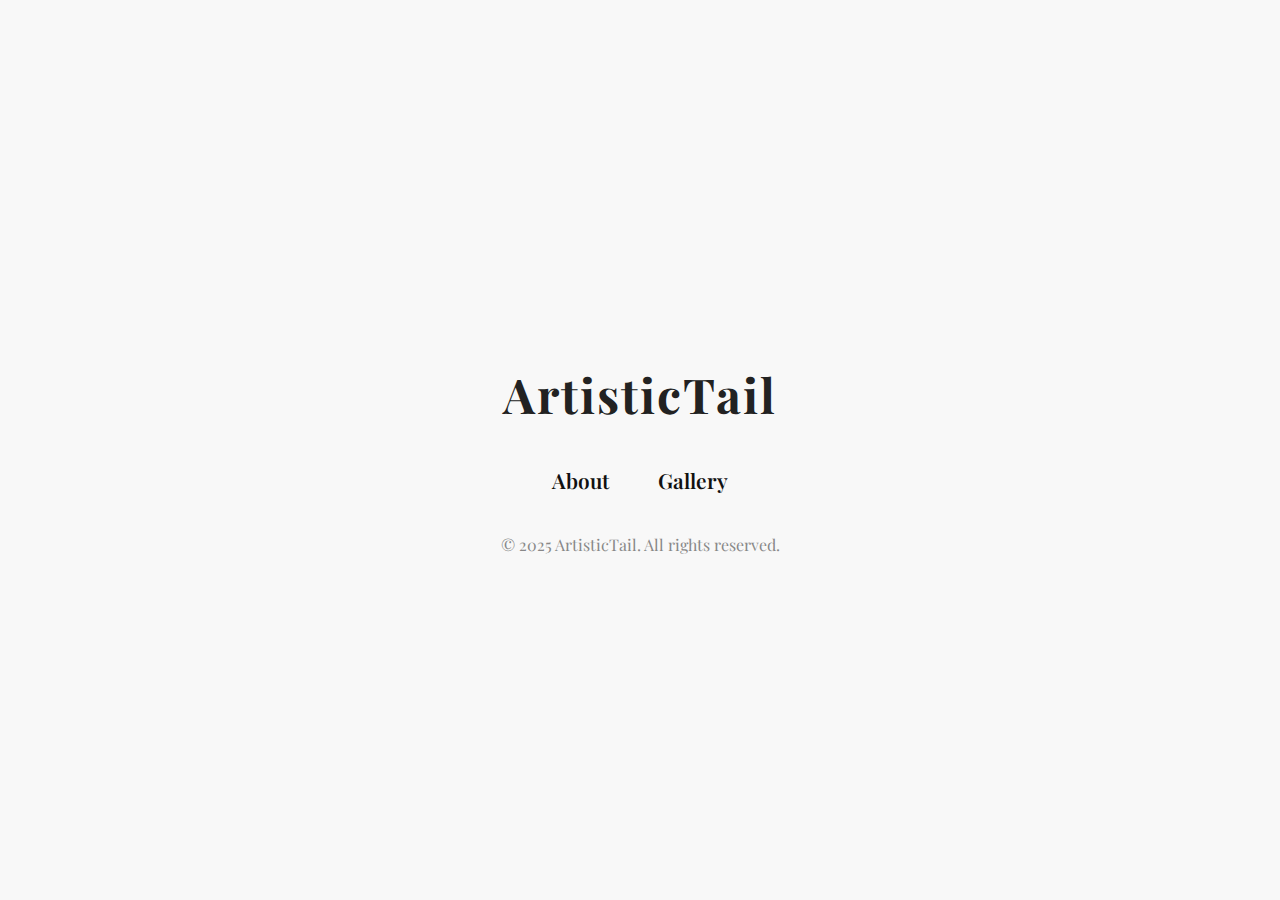
<file: index.html>
<!DOCTYPE html>
<html lang="en">
<head>
  <meta charset="UTF-8">
  <meta name="viewport" content="width=device-width, initial-scale=1.0">
  <title>ArtisticTail</title>
  <link rel="stylesheet" href="index.css">
  <link rel="stylesheet" href="style.css">
</head>
<body>
  <div class="fullscreen-home">
    <h1>ArtisticTail</h1>
    <nav class="home-nav">
      <a href="about/" class="animated-underline-black">About</a>
      <a href="gallery/" class="animated-underline-black">Gallery</a>
    </nav>
    <footer style="text-align:center; padding:2rem 0 1rem 0; color:#888;">
        &copy; 2025 ArtisticTail. All rights reserved.
    </footer>
  </div>
</body>
</html>
</file>
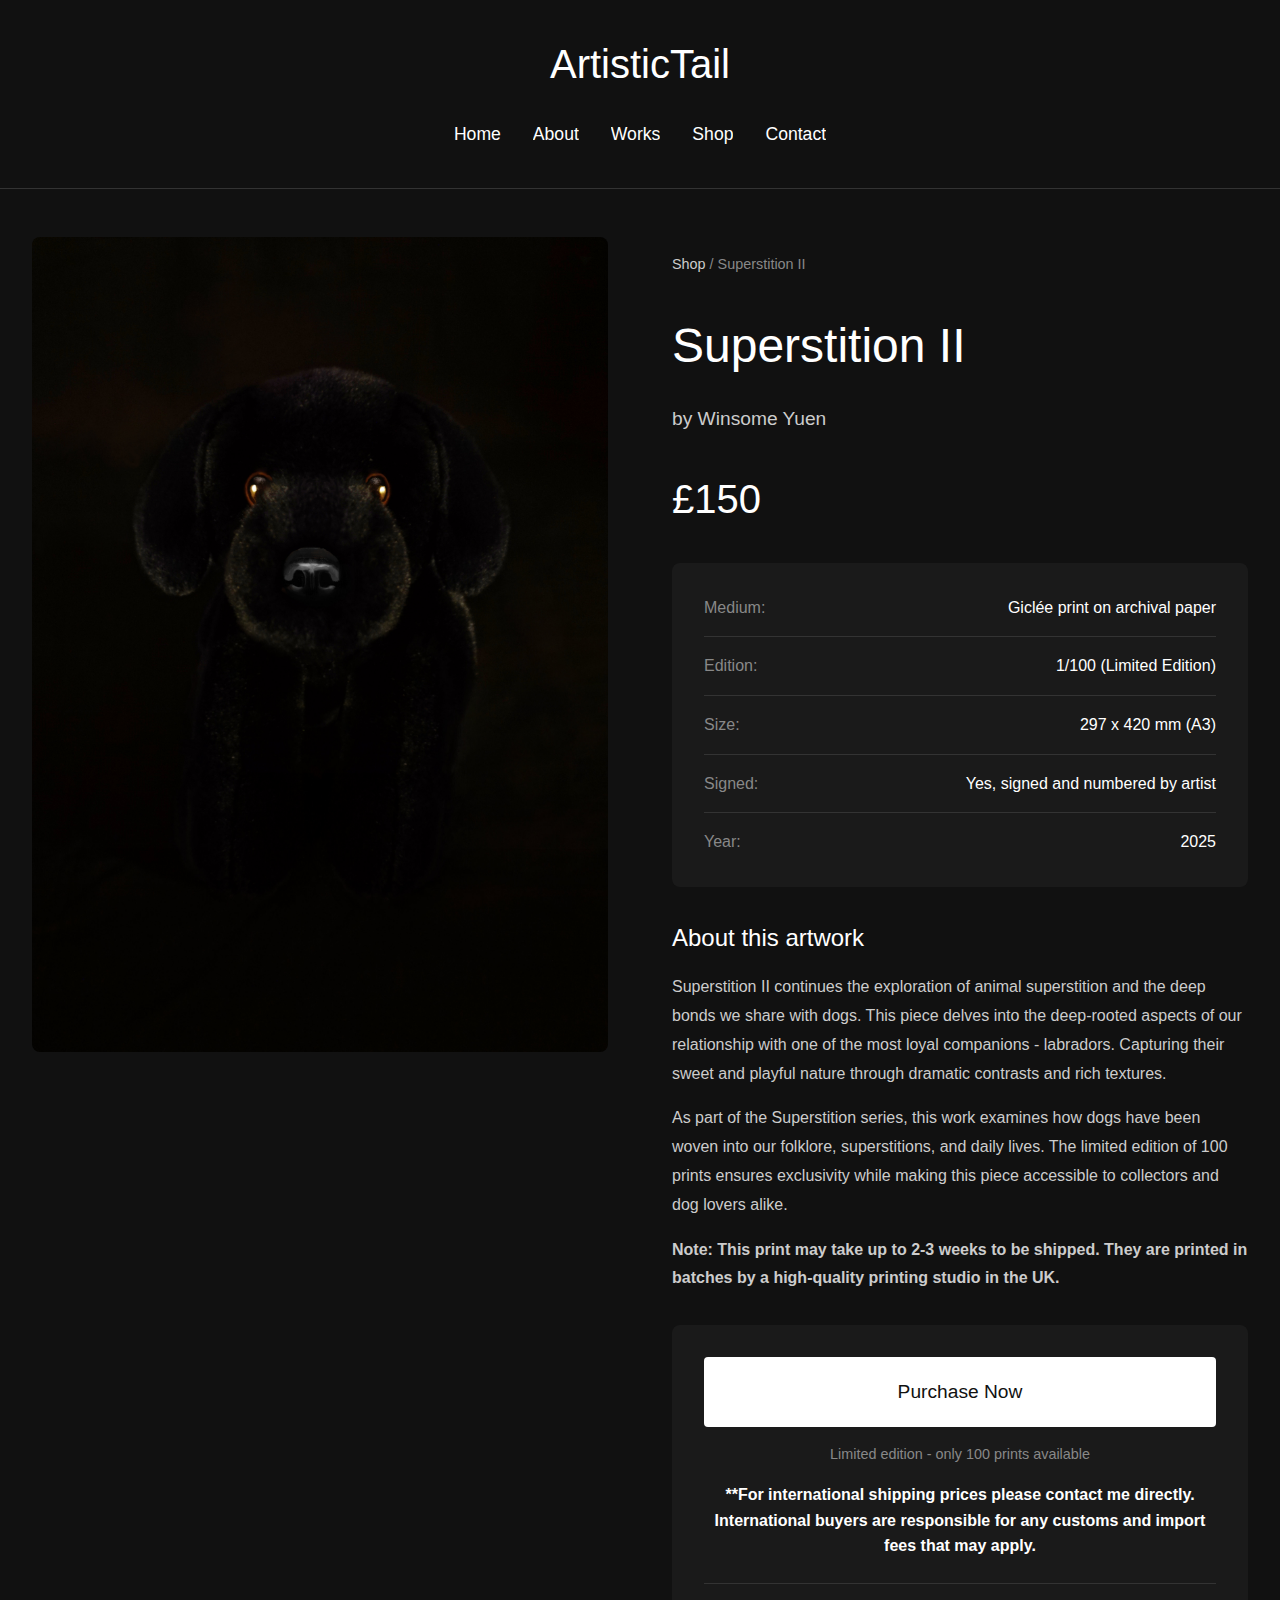
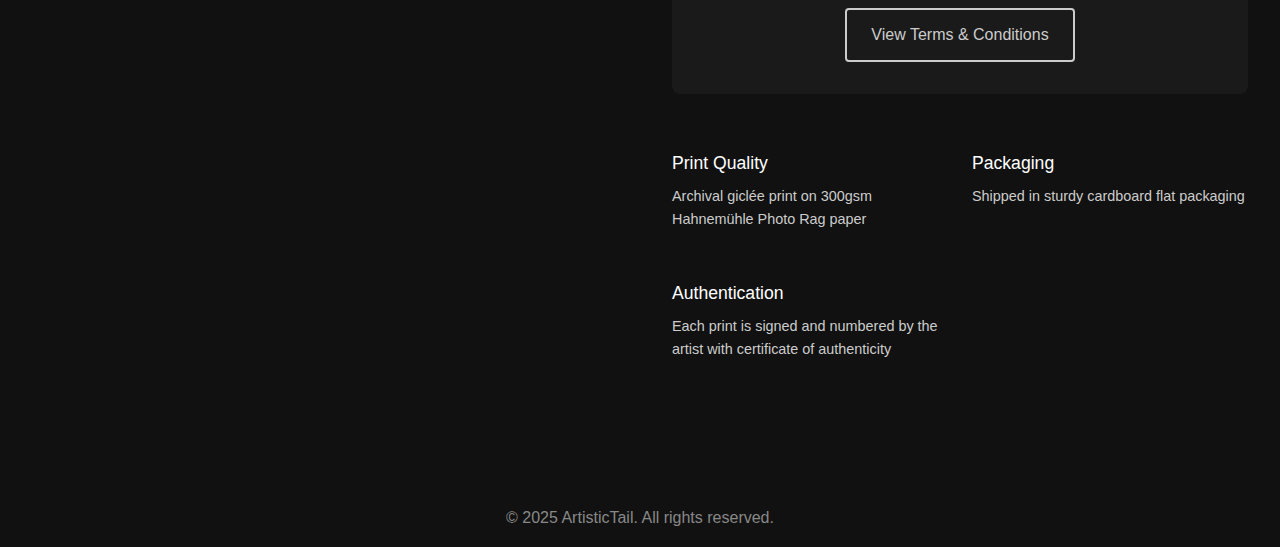
<file: shop/superstition-ii/index.html>
<!DOCTYPE html>
<html lang="en">
<head>
  <meta charset="UTF-8">
  <meta name="viewport" content="width=device-width, initial-scale=1.0">
  <link rel="icon" type="image/png" href="../../artistic-tail-icon.png">
  <title>Superstition II - Limited Edition Print | ArtisticTail</title>
  <meta name="description" content="Superstition II - Limited edition giclée print by Winsome Yuen. Edition 1/100, A3 size, signed and numbered.">
  <link rel="stylesheet" href="product.css">
  <link rel="stylesheet" href="../../style.css">
</head>
<body>
  <header>
    <h1>ArtisticTail</h1>
    <nav>
      <a href="../../" class="animated-underline-white">Home</a>
      <a href="../../about/" class="animated-underline-white">About</a>
      <a href="../../works/" class="animated-underline-white">Works</a>
      <a href="../" class="animated-underline-white">Shop</a>
      <a href="../../contact/" class="animated-underline-white">Contact</a>
    </nav>
  </header>
  
  <section id="product-detail">
    <div class="product-container">
      <div class="product-gallery">
        <div class="main-image">
          <img src="../../works/Superstition/images/Superstition II.jpg" alt="Superstition II - Limited Edition Print">
        </div>
      </div>
      
      <div class="product-info">
        <div class="breadcrumb">
          <a href="../">Shop</a> / <span>Superstition II</span>
        </div>
        
        <h1>Superstition II</h1>
        <p class="artist">by Winsome Yuen</p>
        
        <div class="price-section">
          <div class="price">£150</div>
        </div>
        
        <div class="product-details">
          <div class="detail-item">
            <span class="label">Medium:</span>
            <span class="value">Giclée print on archival paper</span>
          </div>
          <div class="detail-item">
            <span class="label">Edition:</span>
            <span class="value">1/100 (Limited Edition)</span>
          </div>
          <div class="detail-item">
            <span class="label">Size:</span>
            <span class="value">297 x 420 mm (A3)</span>
          </div>
          <div class="detail-item">
            <span class="label">Signed:</span>
            <span class="value">Yes, signed and numbered by artist</span>
          </div>
          <div class="detail-item">
            <span class="label">Year:</span>
            <span class="value">2025</span>
          </div>
        </div>
        
        <div class="product-description">
          <h3>About this artwork</h3>
          <p>
            Superstition II continues the exploration of animal superstition and the deep bonds we share with dogs. 
            This piece delves into the deep-rooted aspects of our relationship with one of the most loyal companions 
            - labradors. Capturing their sweet and playful nature through dramatic contrasts and rich textures.
          </p>
          <p>
            As part of the Superstition series, this work examines how dogs have been woven into our folklore, 
            superstitions, and daily lives. The limited edition of 100 prints ensures exclusivity while making 
            this piece accessible to collectors and dog lovers alike.
          </p>

          <p><b>Note: This print may take up to 2-3 weeks to be shipped. They are printed in batches by a high-quality 
            printing studio in the UK.</b></p>
        </div>
        
        <div class="purchase-section">
          <button class="buy-button" onclick="handlePurchase()">Purchase Now</button>
          <p class="availability-note">
            Limited edition - only 100 prints available
          </p>
          <p><b>**For international shipping prices please contact me directly. International buyers are responsible for any customs and import fees that may apply.</b></p> 
          <div class="terms-link">
            <a href="../terms.html">View Terms & Conditions</a>
          </div>
        </div>
        
        <div class="additional-info">
          <div class="info-item">
            <h4>Print Quality</h4>
            <p>Archival giclée print on 300gsm Hahnemühle Photo Rag paper</p>
          </div>
          <div class="info-item">
            <h4>Packaging</h4>
            <p>Shipped in sturdy cardboard flat packaging </p>
          </div>
          <div class="info-item">
            <h4>Authentication</h4>
            <p>Each print is signed and numbered by the artist with certificate of authenticity</p>
          </div>
        </div>
      </div>
    </div>
  </section>

  <footer style="text-align:center; padding:2rem 0 1rem 0; color:#888;">
    &copy; 2025 ArtisticTail. All rights reserved.
  </footer>

  <script>
    function handlePurchase() {
      // For now, redirect to contact page for purchase inquiries
      // In the future, this could integrate with an e-commerce platform
      window.location.href = 'https://buy.stripe.com/6oU4gy73e5Um8KxesP18c00';
    }
  </script>
</body>
</html>
</file>
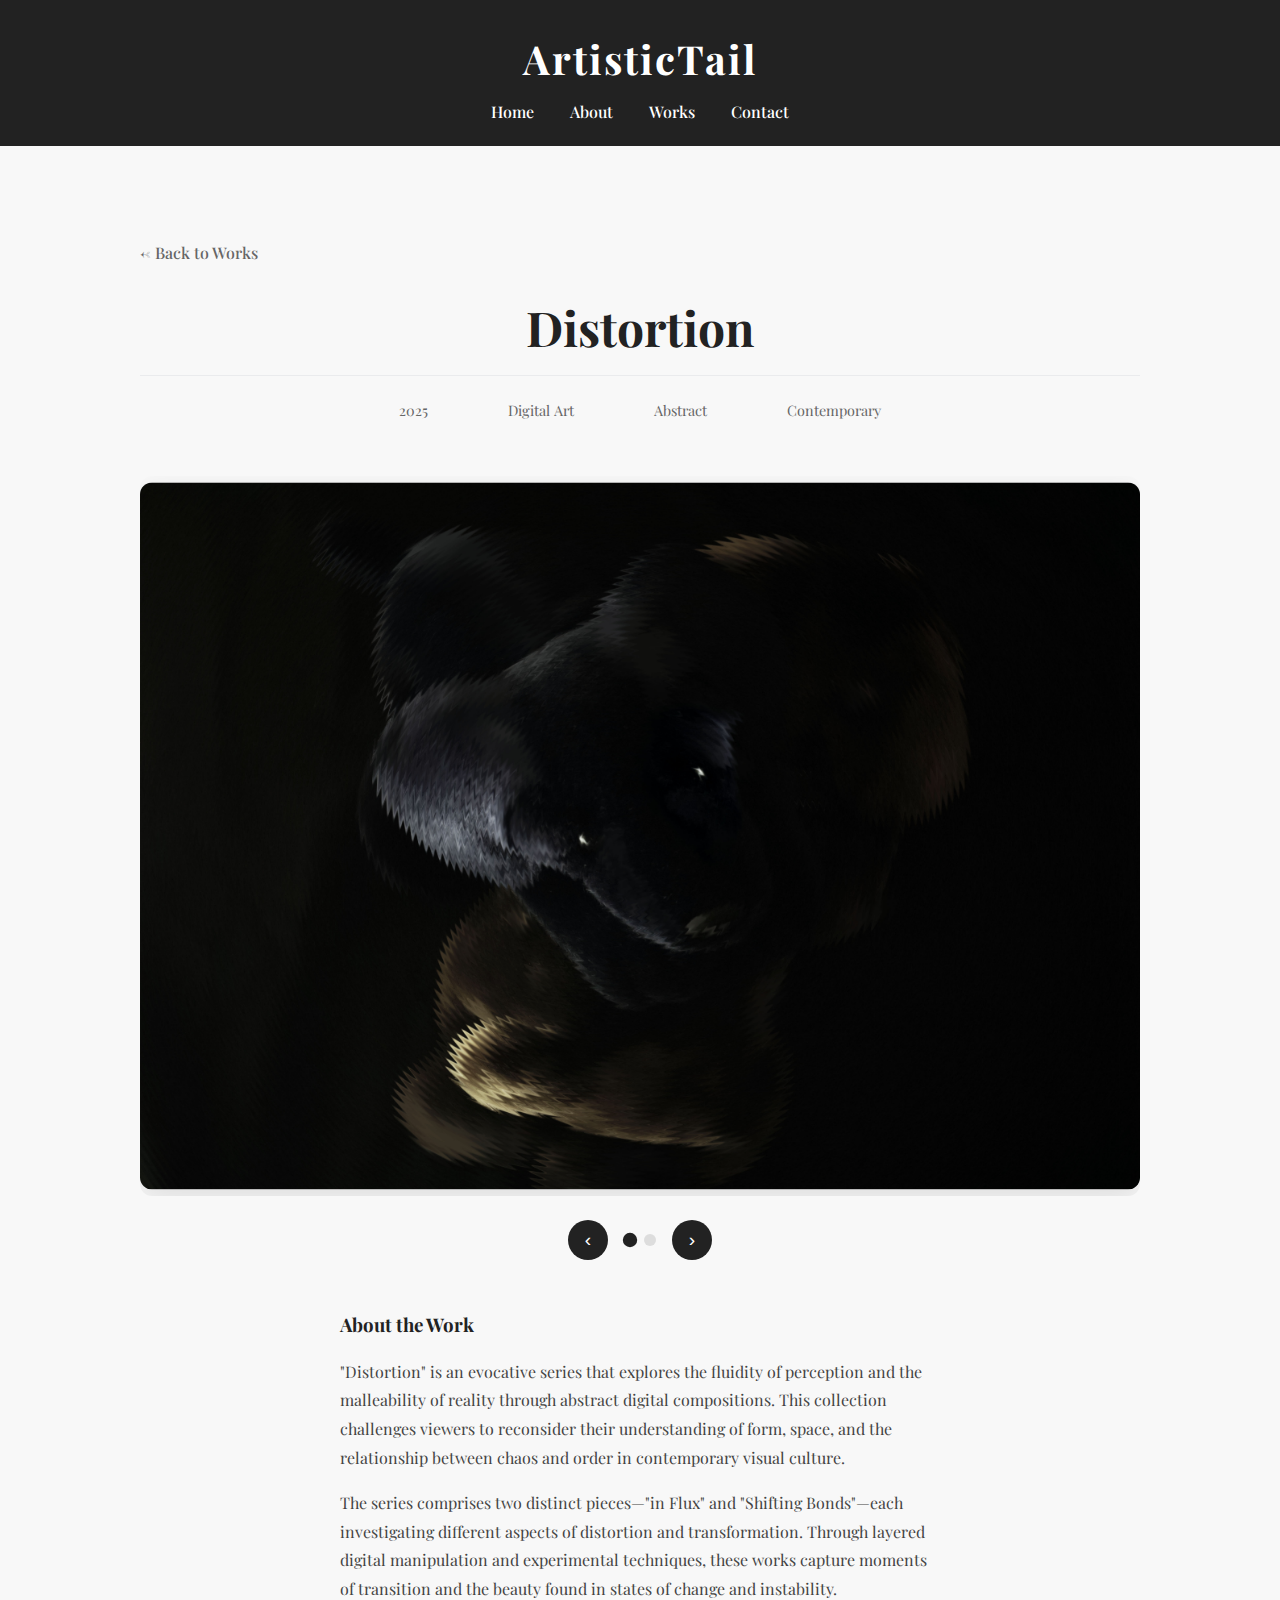
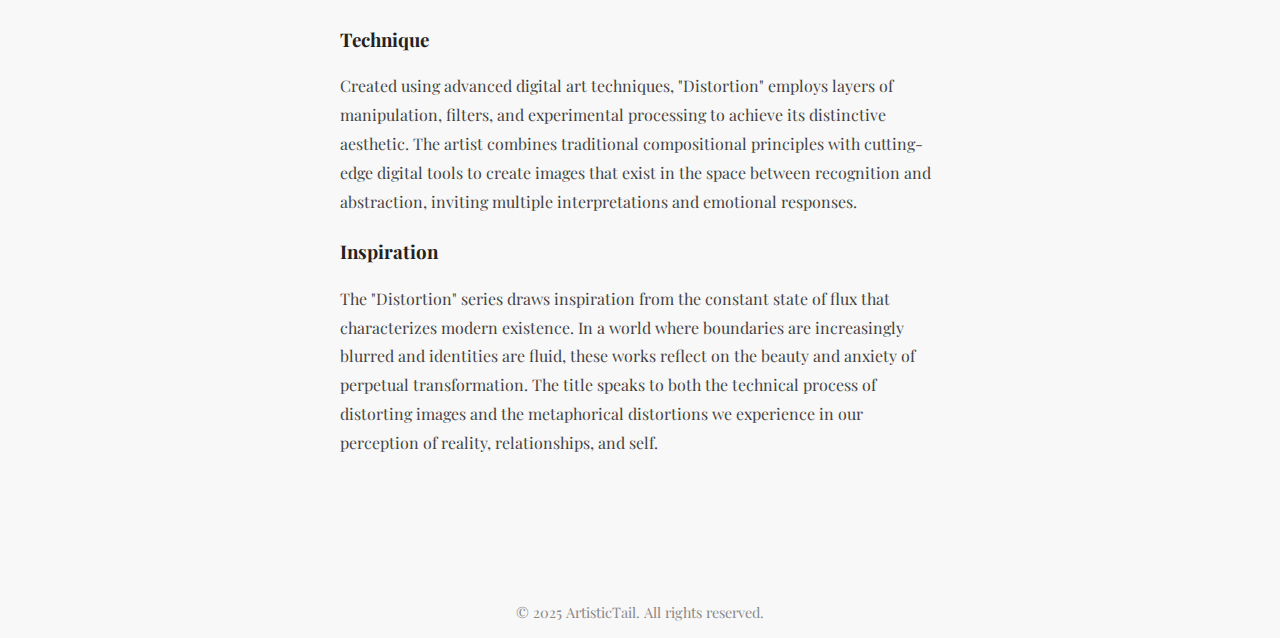
<file: works/Distortion/index.html>
<!DOCTYPE html>
<html lang="en">
<head>
  <meta charset="UTF-8">
  <meta name="viewport" content="width=device-width, initial-scale=1.0">
  <title>Distortion | ArtisticTail</title>
  <link rel="icon" type="image/png" href="../../artistic-tail-icon.png">
  <link rel="stylesheet" href="../works.css">
  <link rel="stylesheet" href="../../style.css">
  <link rel="stylesheet" href="distortion.css">
</head>
<body>
  <header>
    <h1>ArtisticTail</h1>
    <nav>
      <a href="../../" class="animated-underline-white">Home</a>
      <a href="../../about/" class="animated-underline-white">About</a>
      <a href="../" class="animated-underline-white">Works</a>
      <a href="../../contact/" class="animated-underline-white">Contact</a>
    </nav>
  </header>
  
  <div class="artwork-detail">
    <a href="../" class="back-link">Back to Works</a>
    
    <div class="artwork-header">
      <h1>Distortion</h1>
      <div class="artwork-meta">
        <span class="meta-item">2025</span>
        <span class="meta-item">Digital Art</span>
        <span class="meta-item">Abstract</span>
        <span class="meta-item">Contemporary</span>
      </div>
    </div>
    
    <div class="artwork-image">
      <div class="image-reel">
        <div class="reel-container">
          <img src="images/in Flux.jpg" alt="in Flux - Digital Art by Winsome Yuen" class="reel-image active">
          <img src="images/Shifting Bonds.jpg" alt="Shifting Bonds - Digital Art by Winsome Yuen" class="reel-image">
        </div>
        
        <div class="reel-controls">
          <button class="reel-btn prev-btn" onclick="changeImage(-1)">‹</button>
          <div class="reel-indicators">
            <span class="indicator active" onclick="goToImage(0)"></span>
            <span class="indicator" onclick="goToImage(1)"></span>
          </div>
          <button class="reel-btn next-btn" onclick="changeImage(1)">›</button>
        </div>
      </div>
    </div>
    
    <div class="artwork-description">
      <h3>About the Work</h3>
      <p>
        "Distortion" is an evocative series that explores the fluidity of perception and the malleability of reality 
        through abstract digital compositions. This collection challenges viewers to reconsider their understanding of 
        form, space, and the relationship between chaos and order in contemporary visual culture.
      </p>
      
      <p>
        The series comprises two distinct pieces—"in Flux" and "Shifting Bonds"—each investigating different aspects 
        of distortion and transformation. Through layered digital manipulation and experimental techniques, these works 
        capture moments of transition and the beauty found in states of change and instability.
      </p>
      
      <h3>Technique</h3>
      <p>
        Created using advanced digital art techniques, "Distortion" employs layers of manipulation, filters, and 
        experimental processing to achieve its distinctive aesthetic. The artist combines traditional compositional 
        principles with cutting-edge digital tools to create images that exist in the space between recognition 
        and abstraction, inviting multiple interpretations and emotional responses.
      </p>
      
      <h3>Inspiration</h3>
      <p>
        The "Distortion" series draws inspiration from the constant state of flux that characterizes modern existence. 
        In a world where boundaries are increasingly blurred and identities are fluid, these works reflect on the beauty 
        and anxiety of perpetual transformation. The title speaks to both the technical process of distorting images and 
        the metaphorical distortions we experience in our perception of reality, relationships, and self.
      </p>
    </div>
  </div>
  
  <footer style="text-align:center; padding:2rem 0 1rem 0; color:#888;">
    &copy; 2025 ArtisticTail. All rights reserved.
  </footer>

  <script>
    let currentImageIndex = 0;
    const images = document.querySelectorAll('.reel-image');
    const indicators = document.querySelectorAll('.indicator');
    let autoPlayInterval;

    function showImage(index) {
      // Hide all images
      images.forEach(img => img.classList.remove('active'));
      indicators.forEach(ind => ind.classList.remove('active'));
      
      // Show current image and indicator
      images[index].classList.add('active');
      indicators[index].classList.add('active');
      
      currentImageIndex = index;
    }

    function changeImage(direction) {
      let newIndex = currentImageIndex + direction;
      
      if (newIndex >= images.length) {
        newIndex = 0;
      } else if (newIndex < 0) {
        newIndex = images.length - 1;
      }
      
      showImage(newIndex);
      resetAutoPlay();
    }

    function goToImage(index) {
      showImage(index);
      resetAutoPlay();
    }

    function resetAutoPlay() {
      clearInterval(autoPlayInterval);
      startAutoPlay();
    }

    function startAutoPlay() {
      autoPlayInterval = setInterval(() => {
        changeImage(1);
      }, 4000); // Change image every 4 seconds
    }

    // Start auto-play when page loads
    document.addEventListener('DOMContentLoaded', function() {
      startAutoPlay();
      
      // Pause auto-play on hover
      const reelContainer = document.querySelector('.reel-container');
      reelContainer.addEventListener('mouseenter', () => {
        clearInterval(autoPlayInterval);
      });
      
      reelContainer.addEventListener('mouseleave', () => {
        startAutoPlay();
      });
    });
  </script>
</body>
</html>
</file>
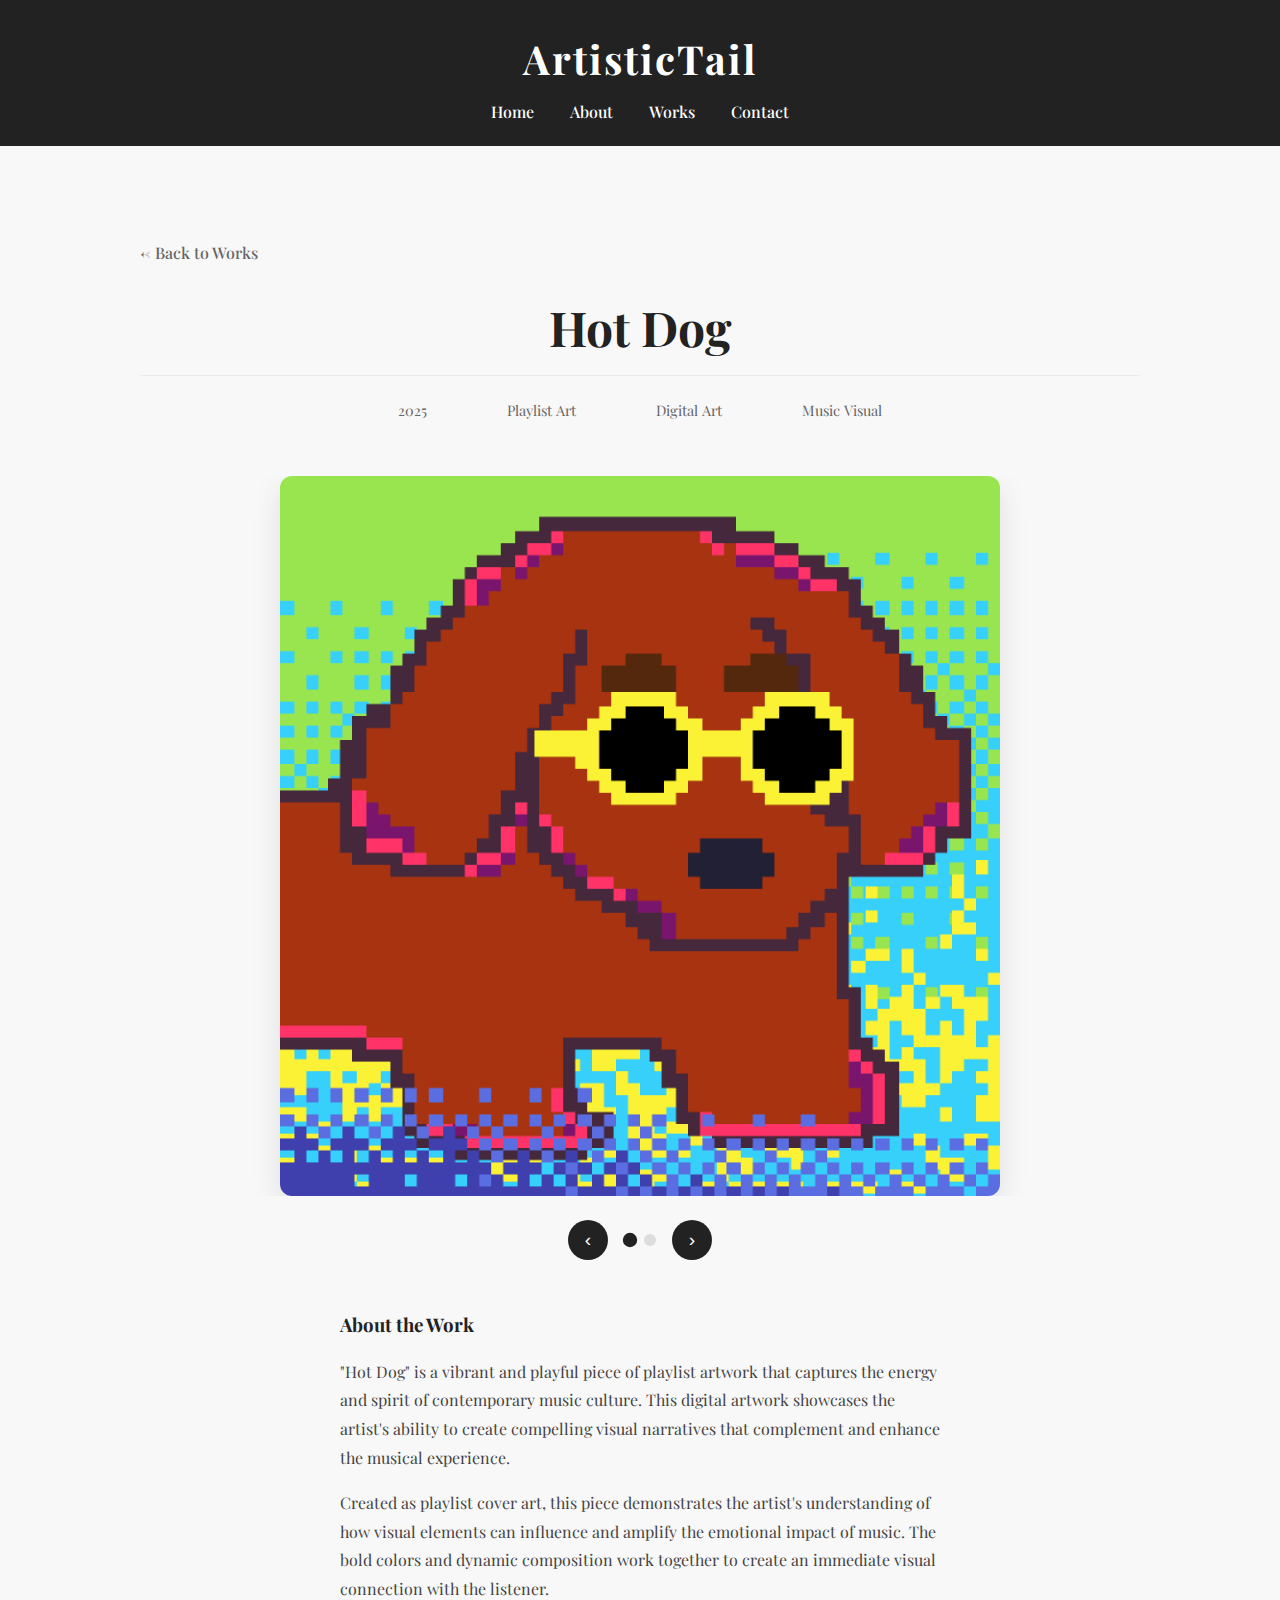
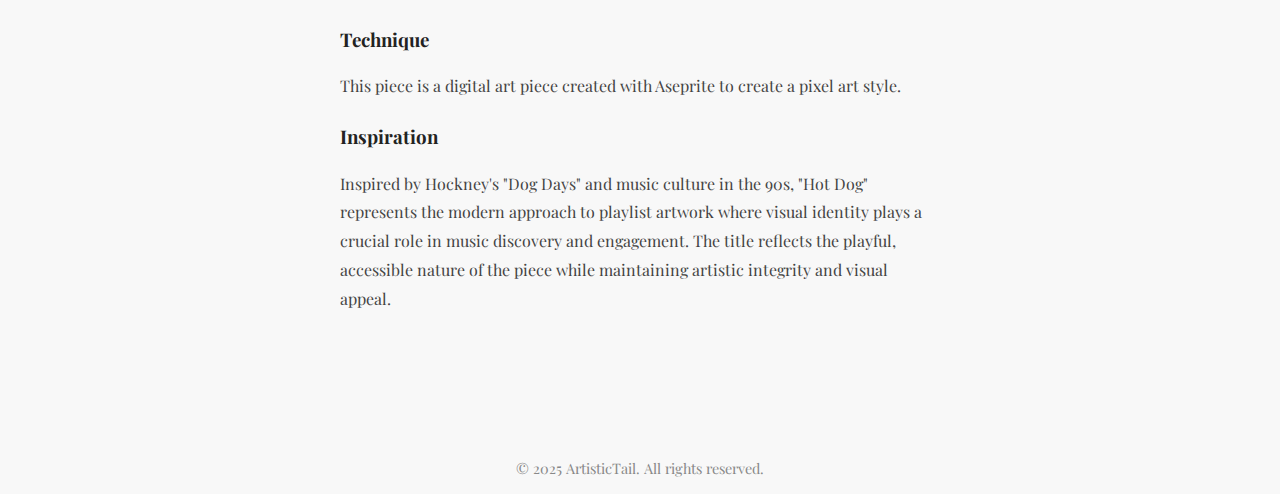
<file: works/HotDog/index.html>
<!DOCTYPE html>
<html lang="en">
<head>
  <meta charset="UTF-8">
  <meta name="viewport" content="width=device-width, initial-scale=1.0">
  <title>Hot Dog | ArtisticTail</title>
  <link rel="icon" type="image/png" href="../../artistic-tail-icon.png">
  <link rel="stylesheet" href="../works.css">
  <link rel="stylesheet" href="../../style.css">
  <link rel="stylesheet" href="hotdog.css">
</head>
<body>
  <header>
    <h1>ArtisticTail</h1>
    <nav>
      <a href="../../" class="animated-underline-white">Home</a>
      <a href="../../about/" class="animated-underline-white">About</a>
      <a href="../" class="animated-underline-white">Works</a>
      <a href="../../contact/" class="animated-underline-white">Contact</a>
    </nav>
  </header>
  
  <div class="artwork-detail">
    <a href="../" class="back-link">Back to Works</a>
    
    <div class="artwork-header">
      <h1>Hot Dog</h1>
      <div class="artwork-meta">
        <span class="meta-item">2025</span>
        <span class="meta-item">Playlist Art</span>
        <span class="meta-item">Digital Art</span>
        <span class="meta-item">Music Visual</span>
      </div>
    </div>
    
    <div class="artwork-image">
      <div class="image-reel">
        <div class="reel-container">
          <img src="images/Hot Dog.png" alt="Hot Dog - Playlist Art by Winsome Yuen" class="reel-image active">
          <img src="images/Album Art.PNG" alt="Hot Dog Album Art - Playlist Art by Winsome Yuen" class="reel-image">
        </div>
        
        <div class="reel-controls">
          <button class="reel-btn prev-btn" onclick="changeImage(-1)">‹</button>
          <div class="reel-indicators">
            <span class="indicator active" onclick="goToImage(0)"></span>
            <span class="indicator" onclick="goToImage(1)"></span>
          </div>
          <button class="reel-btn next-btn" onclick="changeImage(1)">›</button>
        </div>
      </div>
    </div>
    
    <div class="artwork-description">
      <h3>About the Work</h3>
      <p>
        "Hot Dog" is a vibrant and playful piece of playlist artwork that captures the energy and spirit of contemporary music culture. 
        This digital artwork showcases the artist's ability to create compelling visual narratives that complement and enhance 
        the musical experience.
      </p>
      
      <p>
        Created as playlist cover art, this piece demonstrates the artist's understanding of how visual elements can influence 
        and amplify the emotional impact of music. The bold colors and dynamic composition work together to create an 
        immediate visual connection with the listener.
      </p>
      
      <h3>Technique</h3>
      <p>
        This piece is a digital art piece created with Aseprite to create a pixel art style.
      </p>
      
      <h3>Inspiration</h3>
      <p>
        Inspired by Hockney's "Dog Days" and music culture in the 90s, "Hot Dog" represents the modern approach to 
        playlist artwork where visual identity plays a crucial role in music discovery and engagement. The title 
        reflects the playful, accessible nature of the piece while maintaining artistic integrity and visual appeal.
      </p>
    </div>
  </div>
  
  <footer style="text-align:center; padding:2rem 0 1rem 0; color:#888;">
    &copy; 2025 ArtisticTail. All rights reserved.
  </footer>

  <script>
    let currentImageIndex = 0;
    const images = document.querySelectorAll('.reel-image');
    const indicators = document.querySelectorAll('.indicator');
    let autoPlayInterval;

    function showImage(index) {
      // Hide all images
      images.forEach(img => img.classList.remove('active'));
      indicators.forEach(ind => ind.classList.remove('active'));
      
      // Show current image and indicator
      images[index].classList.add('active');
      indicators[index].classList.add('active');
      
      currentImageIndex = index;
    }

    function changeImage(direction) {
      let newIndex = currentImageIndex + direction;
      
      if (newIndex >= images.length) {
        newIndex = 0;
      } else if (newIndex < 0) {
        newIndex = images.length - 1;
      }
      
      showImage(newIndex);
      resetAutoPlay();
    }

    function goToImage(index) {
      showImage(index);
      resetAutoPlay();
    }

    function resetAutoPlay() {
      clearInterval(autoPlayInterval);
      startAutoPlay();
    }

    function startAutoPlay() {
      autoPlayInterval = setInterval(() => {
        changeImage(1);
      }, 4000); // Change image every 4 seconds
    }

    // Start auto-play when page loads
    document.addEventListener('DOMContentLoaded', function() {
      startAutoPlay();
      
      // Pause auto-play on hover
      const reelContainer = document.querySelector('.reel-container');
      reelContainer.addEventListener('mouseenter', () => {
        clearInterval(autoPlayInterval);
      });
      
      reelContainer.addEventListener('mouseleave', () => {
        startAutoPlay();
      });
    });
  </script>
</body>
</html>
</file>
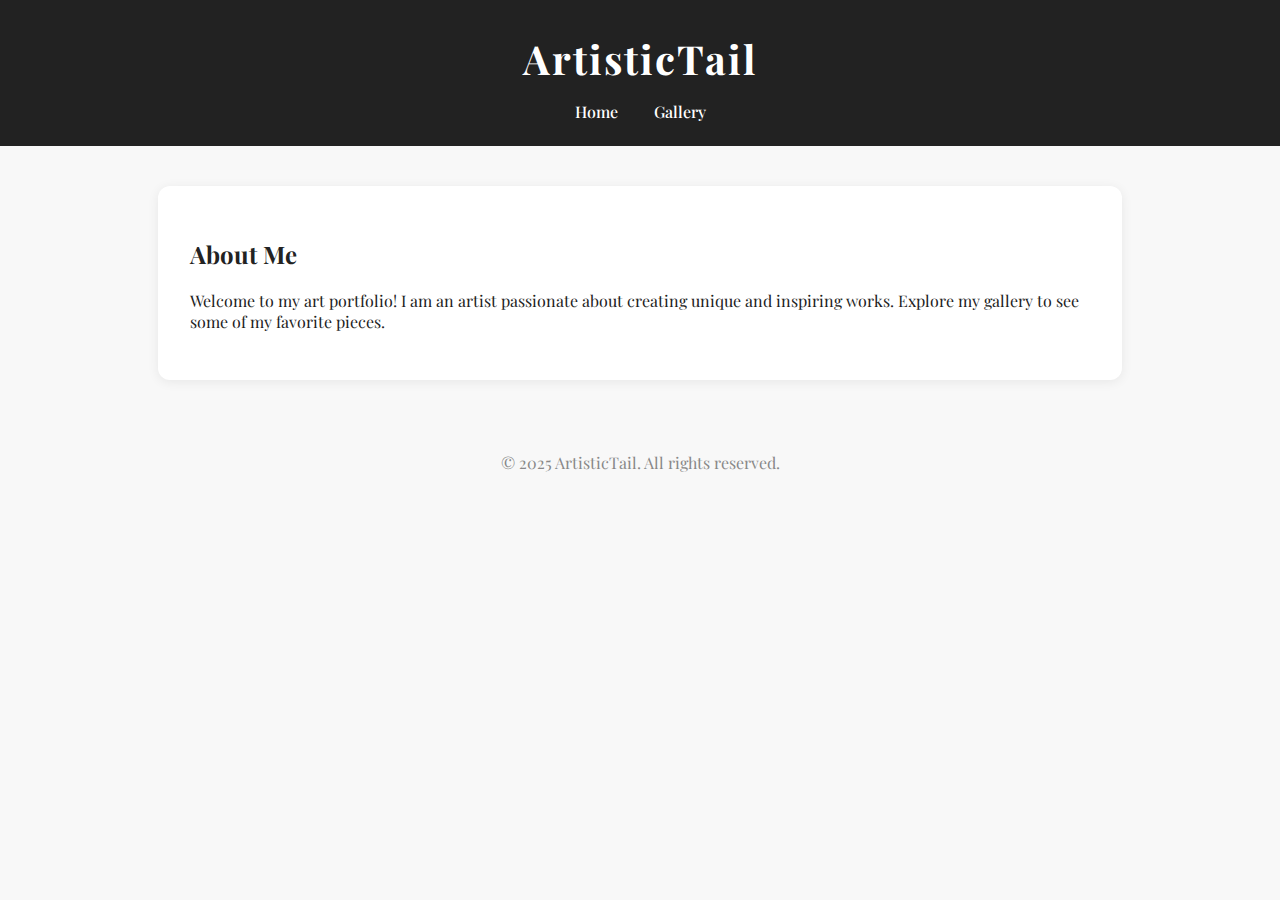
<file: about/about.html>
<!DOCTYPE html>
<html lang="en">
<head>
  <meta charset="UTF-8">
  <meta name="viewport" content="width=device-width, initial-scale=1.0">
  <title>About | ArtisticTail</title>
  <link rel="stylesheet" href="about.css">
</head>
<body>
  <header>
    <h1>ArtisticTail</h1>
    <nav>
      <a href="../index.html">Home</a>
      <a href="../gallery/gallery.html">Gallery</a>
    </nav>
  </header>
  <section id="about">
    <h2>About Me</h2>
    <p>
      Welcome to my art portfolio! I am an artist passionate about creating unique and inspiring works. Explore my gallery to see some of my favorite pieces.
    </p>
  </section>
  <footer style="text-align:center; padding:2rem 0 1rem 0; color:#888;">
    &copy; 2025 ArtisticTail. All rights reserved.
  </footer>
</body>
</html>
</file>
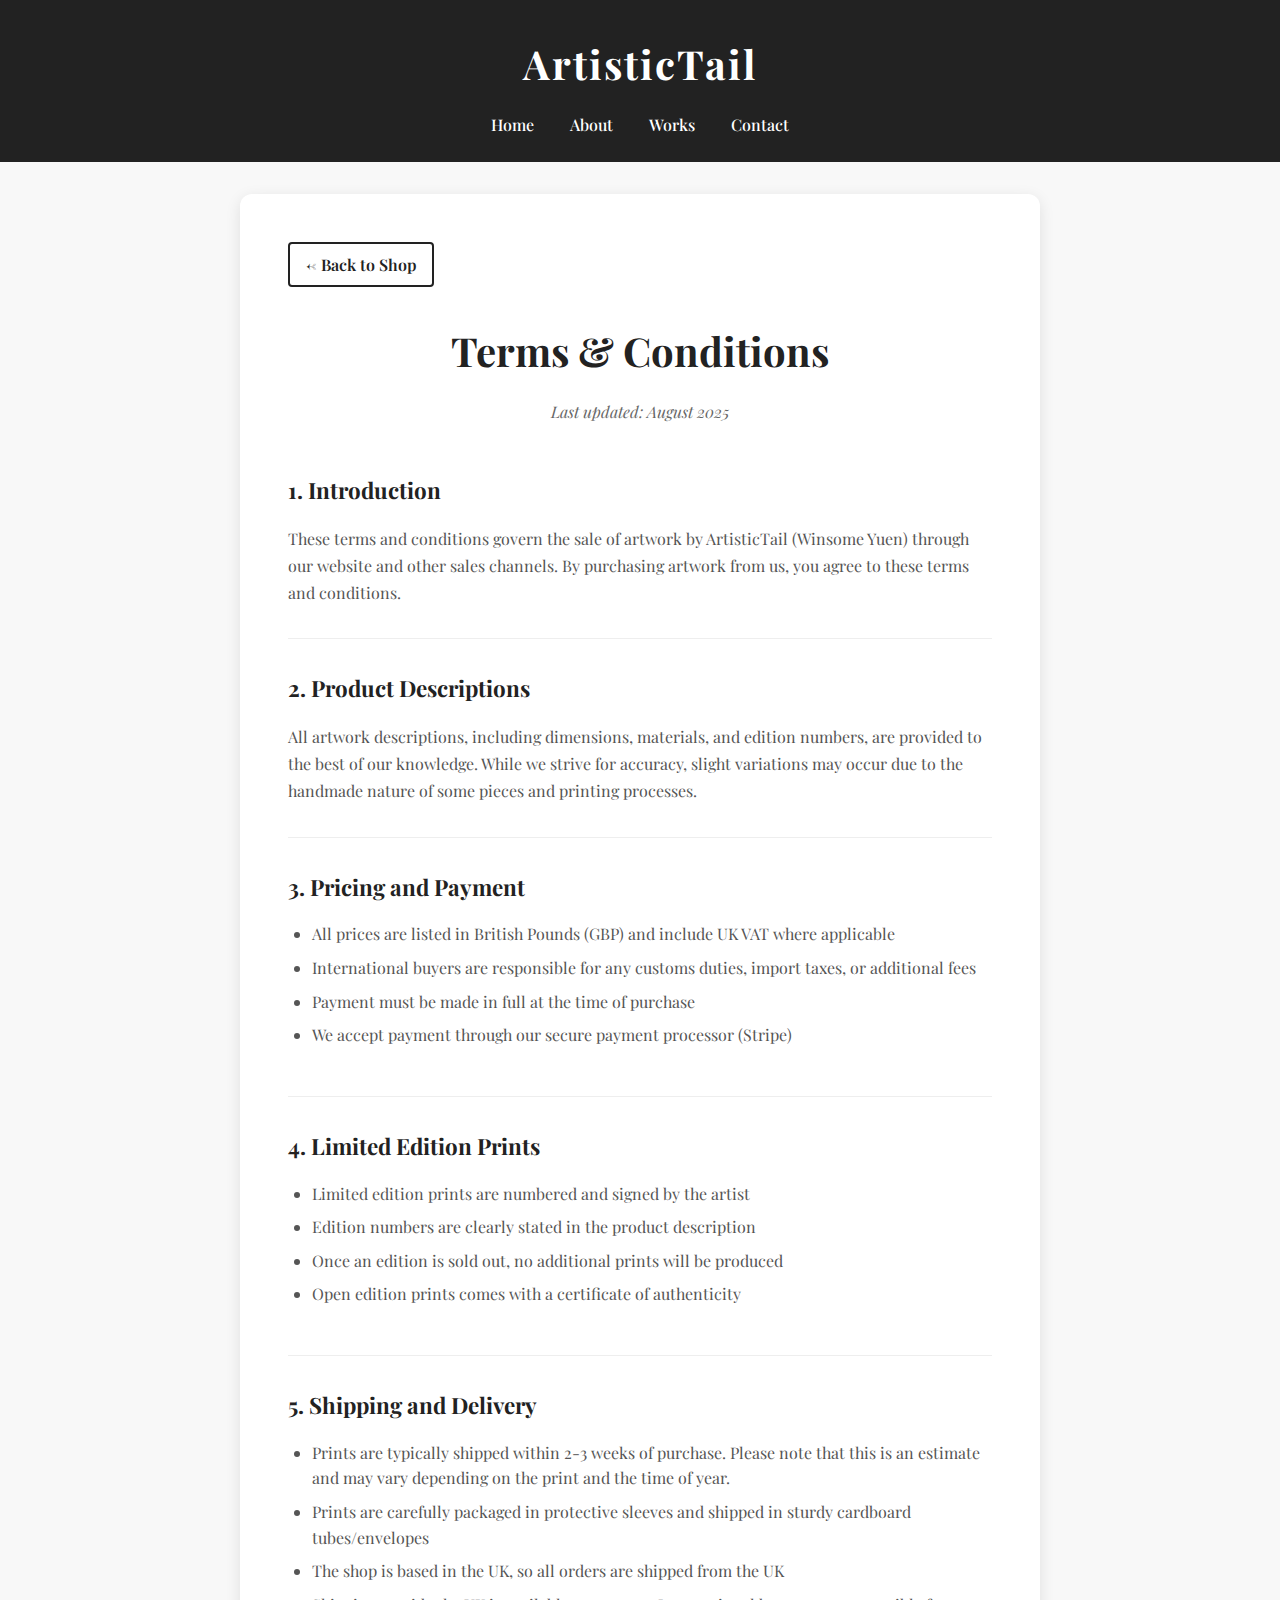
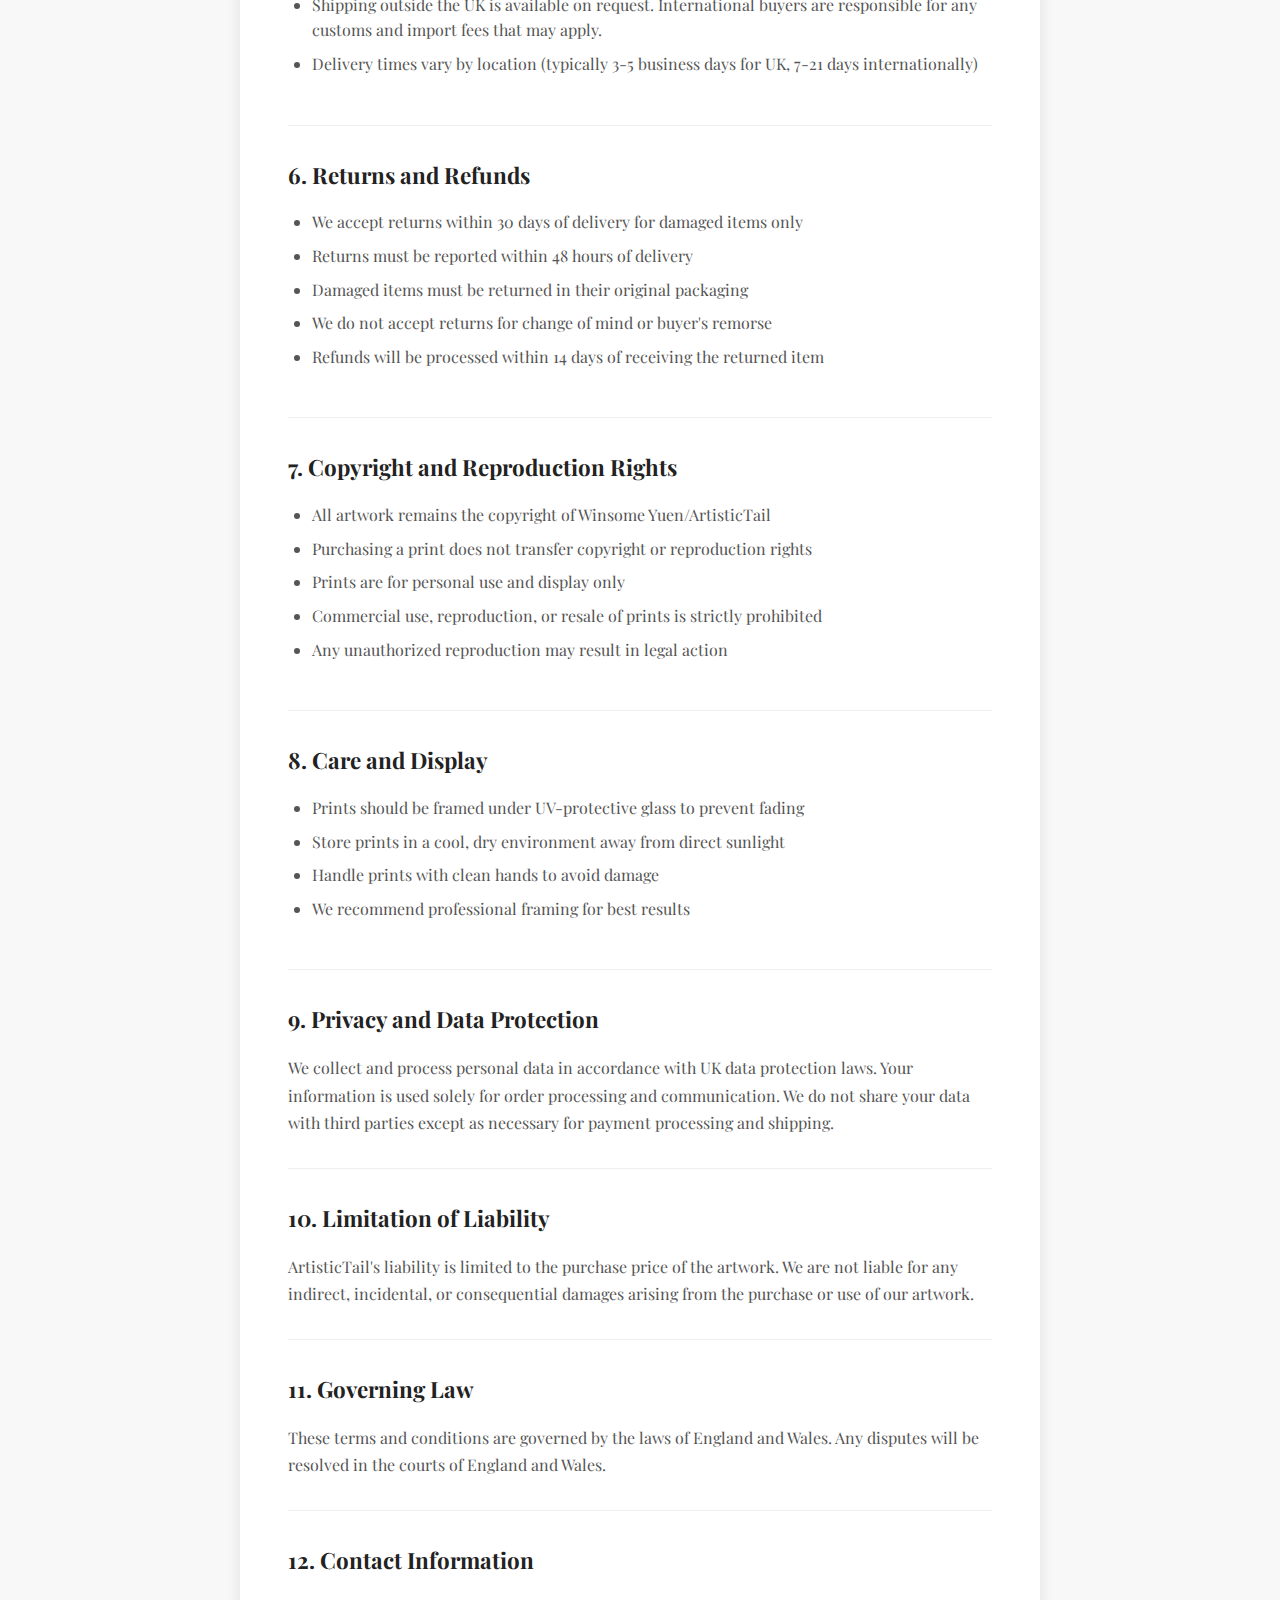
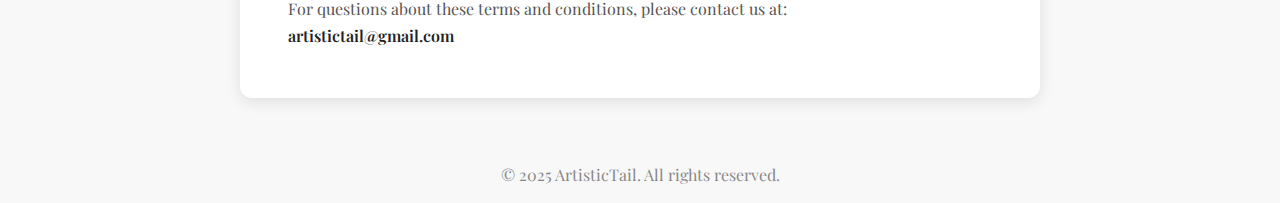
<file: shop/terms.html>
<!DOCTYPE html>
<html lang="en">
<head>
  <meta charset="UTF-8">
  <meta name="viewport" content="width=device-width, initial-scale=1.0">
  <link rel="icon" type="image/png" href="../artistic-tail-icon.png">
  <title>Terms & Conditions | ArtisticTail</title>
  <link rel="stylesheet" href="terms.css">
  <link rel="stylesheet" href="../style.css">
</head>
<body>
  <header>
    <h1>ArtisticTail</h1>
    <nav>
      <a href="../" class="animated-underline-white">Home</a>
      <a href="../about/" class="animated-underline-white">About</a>
      <a href="../works/" class="animated-underline-white">Works</a>
      <a href="../contact/" class="animated-underline-white">Contact</a>
    </nav>
  </header>
  
  <section id="terms">
    <div class="terms-container">
      <div class="back-button">
        <a href="../shop/">← Back to Shop</a>
      </div>
      <h2>Terms & Conditions</h2>
      <p class="last-updated">Last updated: August 2025</p>
      
      <div class="terms-content">
        <div class="terms-section">
          <h3>1. Introduction</h3>
          <p>
            These terms and conditions govern the sale of artwork by ArtisticTail (Winsome Yuen) 
            through our website and other sales channels. By purchasing artwork from us, you agree 
            to these terms and conditions.
          </p>
        </div>

        <div class="terms-section">
          <h3>2. Product Descriptions</h3>
          <p>
            All artwork descriptions, including dimensions, materials, and edition numbers, are 
            provided to the best of our knowledge. While we strive for accuracy, slight variations 
            may occur due to the handmade nature of some pieces and printing processes.
          </p>
        </div>

        <div class="terms-section">
          <h3>3. Pricing and Payment</h3>
          <ul>
            <li>All prices are listed in British Pounds (GBP) and include UK VAT where applicable</li>
            <li>International buyers are responsible for any customs duties, import taxes, or additional fees</li>
            <li>Payment must be made in full at the time of purchase</li>
            <li>We accept payment through our secure payment processor (Stripe)</li>
          </ul>
        </div>

        <div class="terms-section">
          <h3>4. Limited Edition Prints</h3>
          <ul>
            <li>Limited edition prints are numbered and signed by the artist</li>
            <li>Edition numbers are clearly stated in the product description</li>
            <li>Once an edition is sold out, no additional prints will be produced</li>
            <li>Open edition prints comes with a certificate of authenticity</li>
          </ul>
        </div>

        <div class="terms-section">
          <h3>5. Shipping and Delivery</h3>
          <ul>
            <li>Prints are typically shipped within 2-3 weeks of purchase. Please note that this is an estimate and may vary depending on the print and the time of year.</li>
            <li>Prints are carefully packaged in protective sleeves and shipped in sturdy cardboard tubes/envelopes</li>
            <li>The shop is based in the UK, so all orders are shipped from the UK</li>
            <li>Shipping outside the UK is available on request. International buyers are responsible for any customs and import fees that may apply.</li>
            <li>Delivery times vary by location (typically 3-5 business days for UK, 7-21 days internationally)</li>
          </ul>
        </div>

        <div class="terms-section">
          <h3>6. Returns and Refunds</h3>
          <ul>
            <li>We accept returns within 30 days of delivery for damaged items only</li>
            <li>Returns must be reported within 48 hours of delivery</li>
            <li>Damaged items must be returned in their original packaging</li>
            <li>We do not accept returns for change of mind or buyer's remorse</li>
            <li>Refunds will be processed within 14 days of receiving the returned item</li>
          </ul>
        </div>

        <div class="terms-section">
          <h3>7. Copyright and Reproduction Rights</h3>
          <ul>
            <li>All artwork remains the copyright of Winsome Yuen/ArtisticTail</li>
            <li>Purchasing a print does not transfer copyright or reproduction rights</li>
            <li>Prints are for personal use and display only</li>
            <li>Commercial use, reproduction, or resale of prints is strictly prohibited</li>
            <li>Any unauthorized reproduction may result in legal action</li>
          </ul>
        </div>

        <div class="terms-section">
          <h3>8. Care and Display</h3>
          <ul>
            <li>Prints should be framed under UV-protective glass to prevent fading</li>
            <li>Store prints in a cool, dry environment away from direct sunlight</li>
            <li>Handle prints with clean hands to avoid damage</li>
            <li>We recommend professional framing for best results</li>
          </ul>
        </div>

        <div class="terms-section">
          <h3>9. Privacy and Data Protection</h3>
          <p>
            We collect and process personal data in accordance with UK data protection laws. 
            Your information is used solely for order processing and communication. We do not 
            share your data with third parties except as necessary for payment processing and shipping.
          </p>
        </div>

        <div class="terms-section">
          <h3>10. Limitation of Liability</h3>
          <p>
            ArtisticTail's liability is limited to the purchase price of the artwork. We are not 
            liable for any indirect, incidental, or consequential damages arising from the purchase 
            or use of our artwork.
          </p>
        </div>

        <div class="terms-section">
          <h3>11. Governing Law</h3>
          <p>
            These terms and conditions are governed by the laws of England and Wales. Any disputes 
            will be resolved in the courts of England and Wales.
          </p>
        </div>

        <div class="terms-section">
          <h3>12. Contact Information</h3>
          <p>
            For questions about these terms and conditions, please contact us at:
            <br><a href="mailto:artistictail@gmail.com">artistictail@gmail.com</a>
          </p>
        </div>
      </div>
    </div>
  </section>

  <footer style="text-align:center; padding:2rem 0 1rem 0; color:#888;">
    &copy; 2025 ArtisticTail. All rights reserved.
  </footer>
</body>
</html>
</file>
<file: index.css>
@import url('https://fonts.googleapis.com/css2?family=Playfair+Display:wght@400;700&display=swap');

body {
  margin: 0;
  font-family: 'Playfair Display', Georgia, 'Times New Roman', Times, serif;
  background: #f8f8f8;
  color: #222;
}
.fullscreen-home {
  min-height: 100vh;
  display: flex;
  flex-direction: column;
  justify-content: center;
  align-items: center;
  background: #f8f8f8;
}
.fullscreen-home h1 {
  font-size: 3rem;
  margin-bottom: 2rem;
  letter-spacing: 2px;
  color: #222;
}
.home-nav {
  display: flex;
  gap: 0.7rem;
}
.home-nav a {
  color: #111;
  text-decoration: none;
  font-size: 1.3rem;
  font-weight: 600;
  padding: 0.5rem 1.2rem;
  border-radius: 6px;
  transition: color 0.2s, text-decoration 0.2s;
  display: inline-block;
}
.home-nav a:hover {
  background: none;
  color: #111;
  text-decoration: underline;
}
footer {
  text-align: center;
  padding: 2rem 0 1rem 0;
  color: #888;
}
</file>
<file: shop/superstition-ii/product.css>
body {
  margin: 0;
  padding: 0;
  font-family: 'Arial', sans-serif;
  background: #111;
  color: #fff;
  line-height: 1.6;
}

header {
  background: #111;
  padding: 2rem;
  text-align: center;
  border-bottom: 1px solid #333;
}

header h1 {
  margin: 0 0 1rem 0;
  font-size: 2.5rem;
  font-weight: 300;
}

nav {
  display: flex;
  justify-content: center;
  gap: 2rem;
  flex-wrap: wrap;
}

nav a {
  color: #fff;
  text-decoration: none;
  font-size: 1.1rem;
  padding: 0.5rem 0;
}

#product-detail {
  max-width: 1400px;
  margin: 0 auto;
  padding: 3rem 2rem;
}

.product-container {
  display: grid;
  grid-template-columns: 1fr 1fr;
  gap: 4rem;
  margin-bottom: 4rem;
}

.product-gallery {
  position: sticky;
  top: 2rem;
}

.main-image {
  width: 100%;
  border-radius: 8px;
  overflow: hidden;
  margin-bottom: 1rem;
  cursor: pointer;
  transition: transform 0.3s ease;
  position: relative;
}

.main-image:hover {
  transform: scale(1.02);
}

.main-image img {
  width: 100%;
  height: auto;
  display: block;
}

.nav-arrow {
  position: absolute;
  top: 50%;
  transform: translateY(-50%);
  background: rgba(0, 0, 0, 0.7);
  color: white;
  border: none;
  border-radius: 50%;
  width: 50px;
  height: 50px;
  font-size: 24px;
  cursor: pointer;
  transition: all 0.3s ease;
  z-index: 10;
}

.nav-arrow:hover {
  background: rgba(0, 0, 0, 0.9);
  transform: translateY(-50%) scale(1.1);
}

.prev-arrow {
  left: 20px;
}

.next-arrow {
  right: 20px;
}

.image-details {
  text-align: center;
  color: #888;
  font-size: 0.9rem;
}

.product-info {
  padding-top: 1rem;
}

.breadcrumb {
  margin-bottom: 2rem;
  color: #888;
  font-size: 0.9rem;
}

.breadcrumb a {
  color: #ccc;
  text-decoration: none;
}

.breadcrumb a:hover {
  color: #fff;
}

.product-info h1 {
  font-size: 3rem;
  font-weight: 300;
  margin: 0 0 0.5rem 0;
}

.artist {
  color: #ccc;
  font-size: 1.2rem;
  margin-bottom: 2rem;
}

.price-section {
  display: flex;
  align-items: center;
  gap: 1rem;
  margin-bottom: 2rem;
}

.price {
  font-size: 2.5rem;
  font-weight: 300;
}

.product-details {
  background: #1a1a1a;
  padding: 2rem;
  border-radius: 8px;
  margin-bottom: 2rem;
}

.detail-item {
  display: flex;
  justify-content: space-between;
  margin-bottom: 1rem;
  padding-bottom: 1rem;
  border-bottom: 1px solid #333;
}

.detail-item:last-child {
  border-bottom: none;
  margin-bottom: 0;
  padding-bottom: 0;
}

.label {
  color: #888;
  font-weight: 500;
}

.value {
  color: #fff;
  text-align: right;
}

.product-description {
  margin-bottom: 2rem;
}

.product-description h3 {
  font-size: 1.5rem;
  font-weight: 400;
  margin-bottom: 1rem;
}

.product-description p {
  color: #ccc;
  margin-bottom: 1rem;
  line-height: 1.8;
}

.purchase-section {
  background: #1a1a1a;
  padding: 2rem;
  border-radius: 8px;
  margin-bottom: 2rem;
  text-align: center;
}

.buy-button {
  width: 100%;
  padding: 1.5rem 2rem;
  background: #fff;
  color: #111;
  border: none;
  border-radius: 4px;
  font-size: 1.2rem;
  font-weight: 500;
  cursor: pointer;
  transition: all 0.3s ease;
  margin-bottom: 1rem;
}

.buy-button:hover:not(.disabled) {
  background: #f0f0f0;
  transform: translateY(-2px);
}

.buy-button.disabled {
  background: #333;
  color: #666;
  cursor: not-allowed;
}

.availability-note {
  color: #888;
  font-size: 0.9rem;
  margin: 0;
}

.terms-link {
  text-align: center;
  margin-top: 1.5rem;
  padding-top: 1.5rem;
  border-top: 1px solid #333;
}

.terms-link a {
  color: #ccc;
  text-decoration: none;
  font-weight: 500;
  padding: 0.75rem 1.5rem;
  border: 2px solid #ccc;
  border-radius: 4px;
  transition: all 0.3s ease;
  display: inline-block;
}

.terms-link a:hover {
  background: #ccc;
  color: #111;
}

.additional-info {
  display: grid;
  grid-template-columns: repeat(auto-fit, minmax(200px, 1fr));
  gap: 1.5rem;
}

.info-item h4 {
  color: #fff;
  font-size: 1.1rem;
  margin-bottom: 0.5rem;
  font-weight: 400;
}

.info-item p {
  color: #ccc;
  font-size: 0.9rem;
  line-height: 1.6;
  margin: 0;
}

#related-works {
  border-top: 1px solid #333;
  padding-top: 3rem;
}

#related-works h2 {
  text-align: center;
  font-size: 2rem;
  font-weight: 300;
  margin-bottom: 2rem;
}

.related-grid {
  display: grid;
  grid-template-columns: repeat(auto-fit, minmax(300px, 1fr));
  gap: 2rem;
}

.related-item {
  background: #1a1a1a;
  border-radius: 8px;
  overflow: hidden;
  text-decoration: none;
  color: #fff;
  transition: transform 0.3s ease, box-shadow 0.3s ease;
}

.related-item:hover {
  transform: translateY(-5px);
  box-shadow: 0 10px 30px rgba(0, 0, 0, 0.3);
}

.related-item img {
  width: 100%;
  height: 200px;
  object-fit: cover;
}

.related-info {
  padding: 1.5rem;
}

.related-info h3 {
  margin: 0 0 0.5rem 0;
  font-size: 1.3rem;
  font-weight: 400;
}

.related-info p {
  margin: 0;
  color: #ccc;
}

.related-info .sold-out {
  color: #ee9090;
}

@media (max-width: 1024px) {
  .product-container {
    grid-template-columns: 1fr;
    gap: 2rem;
  }
  
  .product-gallery {
    position: static;
  }
}

@media (max-width: 768px) {
  header {
    padding: 1rem;
  }
  
  header h1 {
    font-size: 2rem;
  }
  
  nav {
    gap: 1rem;
  }
  
  #product-detail {
    padding: 2rem 1rem;
  }
  
  .product-info h1 {
    font-size: 2.5rem;
  }
  
  .price {
    font-size: 2rem;
  }
  
  .product-details {
    padding: 1.5rem;
  }
  
  .detail-item {
    flex-direction: column;
    gap: 0.5rem;
  }
  
  .value {
    text-align: left;
  }
  
  .purchase-section {
    padding: 1.5rem;
  }
  
  .additional-info {
    grid-template-columns: 1fr;
  }
  
  .related-grid {
    grid-template-columns: 1fr;
  }
  
  .nav-arrow {
    width: 40px;
    height: 40px;
    font-size: 20px;
  }
  
  .prev-arrow {
    left: 10px;
  }
  
  .next-arrow {
    right: 10px;
  }
}
</file>
<file: works/works.css>
@import url('https://fonts.googleapis.com/css2?family=Playfair+Display:wght@400;700&display=swap');

body {
  margin: 0;
  font-family: 'Playfair Display', Georgia, 'Times New Roman', Times, serif;
  background: #f8f8f8;
  color: #222;
}

header {
  background: #222;
  color: #fff;
  padding: 2rem 0 1.5rem 0;
  text-align: center;
}

header h1 {
  margin: 0;
  font-size: 2.5rem;
  letter-spacing: 2px;
}

nav {
  margin-top: 1rem;
}

nav a {
  color: #fff;
  text-decoration: none;
  margin: 0 1rem;
  font-weight: 500;
  transition: color 0.2s;
}

nav a:hover {
  color: #fff;
}

section {
  max-width: 1200px;
  margin: 3rem auto;
  padding: 3rem 2rem;
}

section h1 {
  font-family: 'Playfair Display', serif;
  font-weight: 700;
  text-align: center;
  margin: 0 0 3rem 0;
  color: #000;
  position: relative;
}

section h1::after {
  content: '';
  position: absolute;
  bottom: -10px;
  left: 50%;
  transform: translateX(-50%);
  width: 60px;
  height: 3px;
  background: #000;
  border-radius: 2px;
}

.gallery-grid {
  display: grid;
  grid-template-columns: repeat(auto-fit, minmax(300px, 1fr));
  gap: 2.5rem;
  margin-top: 2rem;
}

.artwork {
  background: rgba(255, 255, 255, 0.9);
  border-radius: 20px;
  overflow: hidden;
  box-shadow: 
    0 10px 30px rgba(0, 0, 0, 0.08),
    0 1px 3px rgba(0, 0, 0, 0.05);
  transition: all 0.4s cubic-bezier(0.4, 0, 0.2, 1);
  border: 1px solid rgba(255, 255, 255, 0.3);
  position: relative;
}

.artwork:hover {
  transform: translateY(-8px) scale(1.02);
  box-shadow: 
    0 25px 50px rgba(0, 0, 0, 0.15),
    0 5px 15px rgba(0, 0, 0, 0.1);
}

.artwork::before {
  content: '';
  position: absolute;
  top: 0;
  left: 0;
  right: 0;
  height: 4px;
  background: #000;
  transform: scaleX(0);
  transition: transform 0.3s cubic-bezier(0.4, 0, 0.2, 1);
}

.artwork:hover::before {
  transform: scaleX(1);
}

.artwork img {
  width: 100%;
  height: 280px;
  object-fit: cover;
  transition: transform 0.4s cubic-bezier(0.4, 0, 0.2, 1);
}

.artwork:hover img {
  transform: scale(1.05);
}

.artwork-content {
  padding: 1.5rem;
  text-align: left;
}

.artwork h3 {
  margin: 0 0 0.5rem 0;
  font-family: 'Playfair Display', serif;
  font-size: 1.4rem;
  font-weight: 700;
  color: #1a202c;
  letter-spacing: 0.5px;
}

.artwork p {
  margin: 0;
  font-size: 0.95rem;
  color: #718096;
  font-weight: 500;
  letter-spacing: 0.3px;
}

.artwork-meta {
  display: flex;
  justify-content: space-between;
  align-items: center;
  margin-top: 1rem;
  padding-top: 1rem;
  border-top: 1px solid rgba(113, 128, 150, 0.1);
}

.artwork-year {
  background: #000;
  color: white;
  padding: 0.4rem 1rem;
  border-radius: 20px;
  font-size: 0.85rem;
  font-weight: 600;
  letter-spacing: 0.5px;
}

.artwork-category {
  color: #718096;
  font-size: 0.85rem;
  font-weight: 500;
  text-transform: uppercase;
  letter-spacing: 1px;
}

.artwork-link {
  text-decoration: none;
  color: inherit;
  display: block;
}

footer {
  text-align: center;
  padding: 3rem 0 2rem 0;
  color: #718096;
  font-size: 0.9rem;
  font-weight: 400;
}

/* Responsive Design */
@media (max-width: 1200px) {
  section {
    margin: 2.5rem 1rem;
    padding: 2.5rem 1.5rem;
  }
  
  .gallery-grid {
    grid-template-columns: repeat(auto-fit, minmax(280px, 1fr));
    gap: 2rem;
  }
}

@media (min-width: 768px) { 
  .artwork {
    max-width: 450px;
  }
}

@media (max-width: 768px) {
  section {
    padding: 2rem 1rem;
    margin: 2rem 0.5rem;
  }
  
  section h1 {
    font-size: 2rem;
    margin-bottom: 2rem;
  }
  
  .gallery-grid {
    grid-template-columns: repeat(auto-fit, minmax(250px, 1fr));
    gap: 1.5rem;
  }
  
  .artwork img {
    height: 220px;
  }
  
  .artwork-content {
    padding: 1.25rem;
  }
  
  .artwork h3 {
    font-size: 1.25rem;
  }
}

@media (max-width: 480px) {
  nav a {
    margin: 0 1rem;
    font-size: 0.9rem;
  }
  
  section {
    padding: 1.5rem 1rem;
    margin: 1.5rem 0.5rem;
    border-radius: 16px;
  }
  
  section h1 {
    font-size: 1.75rem;
    margin-bottom: 1.5rem;
  }
  
  .gallery-grid {
    grid-template-columns: 1fr;
    gap: 1.25rem;
  }
  
  .artwork {
    border-radius: 16px;
  }
  
  .artwork img {
    height: 200px;
  }
  
  .artwork-content {
    padding: 1rem;
  }
  
  .artwork h3 {
    font-size: 1.2rem;
  }
  
  .artwork p {
    font-size: 0.9rem;
  }
  
  .artwork-meta {
    margin-top: 0.75rem;
    padding-top: 0.75rem;
  }
  
  .artwork-year {
    padding: 0.3rem 0.8rem;
    font-size: 0.8rem;
  }
  
  .artwork-category {
    font-size: 0.8rem;
  }
}
</file>
<file: works/Distortion/distortion.css>
.artwork-detail {
  max-width: 1000px;
  margin: 3rem auto;
  padding: 3rem 2rem;
}

.artwork-header {
  text-align: center;
  margin-bottom: 3rem;
}

.artwork-header h1 {
  font-size: 3rem;
  margin: 0 0 1rem 0;
  color: #222;
}

.artwork-meta {
  display: flex;
  justify-content: center;
  gap: 2rem;
  margin-bottom: 2rem;
  flex-wrap: wrap;
}

.meta-item {
  background: #f8f8f8;
  padding: 0.5rem 1.5rem;
  border-radius: 20px;
  font-size: 0.9rem;
  color: #666;
}

.artwork-image {
  text-align: center;
  margin-bottom: 3rem;
}

/* Image Reel Styles */
.image-reel {
  position: relative;
  max-width: 100%;
  margin: 0 auto;
}

.reel-container {
  position: relative;
  width: 100%;
  height: 80vh;
  overflow: hidden;
  border-radius: 12px;
}

.reel-image {
  position: absolute;
  top: 50%;
  left: 50%;
  transform: translate(-50%, -50%);
  max-width: 100%;
  max-height: 100%;
  width: auto;
  height: auto;
  object-fit: contain;
  opacity: 0;
  transition: opacity 0.5s ease-in-out;
}

.reel-image.active {
  opacity: 1;
}

.reel-controls {
  display: flex;
  justify-content: center;
  align-items: center;
  margin-top: 1.5rem;
  gap: 1rem;
}

.reel-btn {
  background: #222;
  color: white;
  border: none;
  width: 40px;
  height: 40px;
  border-radius: 50%;
  font-size: 1.2rem;
  cursor: pointer;
  transition: all 0.3s ease;
  display: flex;
  align-items: center;
  justify-content: center;
}

.reel-btn:hover {
  background: #444;
  transform: scale(1.1);
}

.reel-indicators {
  display: flex;
  gap: 0.5rem;
}

.indicator {
  width: 12px;
  height: 12px;
  border-radius: 50%;
  background: #ddd;
  cursor: pointer;
  transition: all 0.3s ease;
}

.indicator.active {
  background: #222;
  transform: scale(1.2);
}

.indicator:hover {
  background: #999;
}

/* Fallback for single image */
.artwork-image img {
  max-width: 100%;
  height: auto;
  border-radius: 12px;
  box-shadow: 0 10px 30px rgba(0,0,0,0.1);
}

.artwork-description {
  max-width: 600px;
  margin: 0 auto;
  line-height: 1.8;
  color: #444;
}

.artwork-description h3 {
  color: #222;
  margin-bottom: 1rem;
}

.back-link {
  display: inline-block;
  margin-bottom: 2rem;
  color: #666;
  text-decoration: none;
  font-weight: 500;
  transition: color 0.2s;
}

.back-link:hover {
  color: #222;
}

.back-link::before {
  content: '← ';
}

@media (max-width: 768px) {
  .artwork-detail {
    margin: 2rem 1rem;
    padding: 2rem 1rem;
  }
  
  .artwork-header h1 {
    font-size: 2.5rem;
  }
  
  .artwork-meta {
    gap: 1rem;
  }
  
  .meta-item {
    padding: 0.4rem 1rem;
    font-size: 0.85rem;
  }
  
  .reel-container {
    height: 70vh;
  }
  
  .reel-controls {
    margin-top: 1rem;
    gap: 0.5rem;
  }
  
  .reel-btn {
    width: 35px;
    height: 35px;
    font-size: 1rem;
  }
  
  .indicator {
    width: 10px;
    height: 10px;
  }
}
</file>
<file: works/HotDog/hotdog.css>
.artwork-detail {
  max-width: 1000px;
  margin: 3rem auto;
  padding: 3rem 2rem;
}

.artwork-header {
  text-align: center;
  margin-bottom: 3rem;
}

.artwork-header h1 {
  font-size: 3rem;
  margin: 0 0 1rem 0;
  color: #222;
}

.artwork-meta {
  display: flex;
  justify-content: center;
  gap: 2rem;
  margin-bottom: 2rem;
  flex-wrap: wrap;
}

.meta-item {
  background: #f8f8f8;
  padding: 0.5rem 1.5rem;
  border-radius: 20px;
  font-size: 0.9rem;
  color: #666;
}

.artwork-image {
  text-align: center;
  margin-bottom: 3rem;
}

/* Image Reel Styles */
.image-reel {
  position: relative;
  max-width: 100%;
  margin: 0 auto;
}

.reel-container {
  position: relative;
  width: 100%;
  height: 80vh;
  overflow: hidden;
  border-radius: 12px;
}

.reel-image {
  position: absolute;
  top: 50%;
  left: 50%;
  transform: translate(-50%, -50%);
  max-width: 100%;
  max-height: 100%;
  width: auto;
  height: auto;
  object-fit: contain;
  opacity: 0;
  transition: opacity 0.5s ease-in-out;
}

.reel-image.active {
  opacity: 1;
}

.reel-controls {
  display: flex;
  justify-content: center;
  align-items: center;
  margin-top: 1.5rem;
  gap: 1rem;
}

.reel-btn {
  background: #222;
  color: white;
  border: none;
  width: 40px;
  height: 40px;
  border-radius: 50%;
  font-size: 1.2rem;
  cursor: pointer;
  transition: all 0.3s ease;
  display: flex;
  align-items: center;
  justify-content: center;
}

.reel-btn:hover {
  background: #444;
  transform: scale(1.1);
}

.reel-indicators {
  display: flex;
  gap: 0.5rem;
}

.indicator {
  width: 12px;
  height: 12px;
  border-radius: 50%;
  background: #ddd;
  cursor: pointer;
  transition: all 0.3s ease;
}

.indicator.active {
  background: #222;
  transform: scale(1.2);
}

.indicator:hover {
  background: #999;
}

/* Fallback for single image */
.artwork-image img {
  max-width: 100%;
  height: auto;
  border-radius: 12px;
  box-shadow: 0 10px 30px rgba(0,0,0,0.1);
}

.artwork-description {
  max-width: 600px;
  margin: 0 auto;
  line-height: 1.8;
  color: #444;
}

.artwork-description h3 {
  color: #222;
  margin-bottom: 1rem;
}

.back-link {
  display: inline-block;
  margin-bottom: 2rem;
  color: #666;
  text-decoration: none;
  font-weight: 500;
  transition: color 0.2s;
}

.back-link:hover {
  color: #222;
}

.back-link::before {
  content: '← ';
}

@media (max-width: 768px) {
  .artwork-detail {
    margin: 2rem 1rem;
    padding: 2rem 1rem;
  }
  
  .artwork-header h1 {
    font-size: 2.5rem;
  }
  
  .artwork-meta {
    gap: 1rem;
  }
  
  .meta-item {
    padding: 0.4rem 1rem;
    font-size: 0.85rem;
  }
  
  .reel-container {
    height: 70vh;
  }
  
  .reel-controls {
    margin-top: 1rem;
    gap: 0.5rem;
  }
  
  .reel-btn {
    width: 35px;
    height: 35px;
    font-size: 1rem;
  }
  
  .indicator {
    width: 10px;
    height: 10px;
  }
}
</file>
<file: about/about.css>
@import url('https://fonts.googleapis.com/css2?family=Playfair+Display:wght@400;700&display=swap');

body {
  margin: 0;
  font-family: 'Playfair Display', Georgia, 'Times New Roman', Times, serif;
  background: #f8f8f8;
  color: #222;
}
header {
  background: #222;
  color: #fff;
  padding: 2rem 0 1.5rem 0;
  text-align: center;
}
header h1 {
  margin: 0;
  font-size: 2.5rem;
  letter-spacing: 2px;
}
nav {
  margin-top: 1rem;
}
nav a {
  color: #fff;
  text-decoration: none;
  margin: 0 1rem;
  font-weight: 500;
  transition: color 0.2s;
}
nav a:hover {
  color: #111;
}
section {
  max-width: 900px;
  margin: 2.5rem auto;
  padding: 2rem;
  background: #fff;
  border-radius: 12px;
  box-shadow: 0 2px 12px rgba(0,0,0,0.07);
}
footer {
  text-align: center;
  padding: 2rem 0 1rem 0;
  color: #888;
}
@media (max-width: 600px) {
  section {
    padding: 1rem;
  }
  header h1 {
    font-size: 2rem;
  }
}
</file>
<file: shop/terms.css>
@import url('https://fonts.googleapis.com/css2?family=Playfair+Display:wght@400;700&display=swap');

body {
  margin: 0;
  font-family: 'Playfair Display', Georgia, 'Times New Roman', Times, serif;
  background: #f8f8f8;
  color: #222;
  line-height: 1.6;
}

header {
  background: #222;
  color: #fff;
  padding: 2rem 0 1.5rem 0;
  text-align: center;
}

header h1 {
  margin: 0;
  font-size: 2.5rem;
  letter-spacing: 2px;
}

nav {
  margin-top: 1rem;
}

nav a {
  color: #fff;
  text-decoration: none;
  margin: 0 1rem;
  font-weight: 500;
  transition: color 0.2s;
}

nav a:hover {
  background: none;
  color: #fff;
}

#terms {
  max-width: 800px;
  margin: 2rem auto;
  padding: 0 2rem;
}

.terms-container {
  background: #fff;
  padding: 3rem;
  border-radius: 12px;
  box-shadow: 0 4px 15px rgba(0, 0, 0, 0.1);
}

.back-button {
  margin-bottom: 2rem;
}

.back-button a {
  color: #222;
  text-decoration: none;
  font-weight: 600;
  padding: 0.5rem 1rem;
  border: 2px solid #222;
  border-radius: 4px;
  transition: all 0.3s ease;
  display: inline-block;
}

.back-button a:hover {
  background: #222;
  color: #fff;
}

.terms-container h2 {
  margin: 0 0 0.5rem 0;
  color: #222;
  font-size: 2.5rem;
  font-weight: 700;
  text-align: center;
}

.last-updated {
  text-align: center;
  color: #666;
  font-style: italic;
  margin-bottom: 3rem;
}

.terms-content {
  display: flex;
  flex-direction: column;
  gap: 2rem;
}

.terms-section {
  border-bottom: 1px solid #eee;
  padding-bottom: 2rem;
}

.terms-section:last-child {
  border-bottom: none;
  padding-bottom: 0;
}

.terms-section h3 {
  margin: 0 0 1rem 0;
  color: #222;
  font-size: 1.4rem;
  font-weight: 700;
}

.terms-section p {
  margin: 0 0 1rem 0;
  line-height: 1.7;
  color: #555;
}

.terms-section p:last-child {
  margin-bottom: 0;
}

.terms-section ul {
  margin: 0 0 1rem 0;
  padding-left: 1.5rem;
}

.terms-section li {
  margin-bottom: 0.5rem;
  line-height: 1.6;
  color: #555;
}

.terms-section li:last-child {
  margin-bottom: 0;
}

.terms-section a {
  color: #222;
  text-decoration: none;
  font-weight: 600;
}

.terms-section a:hover {
  text-decoration: underline;
}

.terms-actions {
  text-align: center;
  margin-top: 3rem;
  padding-top: 2rem;
  border-top: 1px solid #eee;
}

.return-to-shop-btn {
  display: inline-block;
  background: #222;
  color: #fff;
  text-decoration: none;
  font-weight: 600;
  padding: 1rem 2rem;
  border-radius: 6px;
  transition: all 0.3s ease;
  border: 2px solid #222;
}

.return-to-shop-btn:hover {
  background: #fff;
  color: #222;
}

footer {
  text-align: center;
  padding: 2rem 0 1rem 0;
  color: #888;
}

/* Responsive Design */
@media (max-width: 900px) {
  #terms {
    padding: 0 1rem;
  }
  
  .terms-container {
    padding: 2rem;
  }
  
  .terms-container h2 {
    font-size: 2rem;
  }
}

@media (max-width: 600px) {
  header h1 {
    font-size: 2rem;
  }
  
  #terms {
    margin: 1rem auto;
    padding: 0 0.75rem;
  }
  
  .terms-container {
    padding: 1.5rem;
  }
  
  .terms-container h2 {
    font-size: 1.8rem;
  }
  
  .terms-section h3 {
    font-size: 1.2rem;
  }
  
  .terms-content {
    gap: 1.5rem;
  }
  
  .terms-section {
    padding-bottom: 1.5rem;
  }
}

@media (max-width: 480px) {
  #terms {
    padding: 0 0.5rem;
  }
  
  .terms-container {
    padding: 1rem;
  }
  
  .terms-container h2 {
    font-size: 1.6rem;
  }
  
  .terms-section h3 {
    font-size: 1.1rem;
  }
  
  .terms-content {
    gap: 1rem;
  }
  
  .terms-section {
    padding-bottom: 1rem;
  }
}
</file>
<file: style.css>
.animated-underline-black {
  position: relative;
  overflow: hidden;
}
.animated-underline-black::after {
  content: '';
  position: absolute;
  left: 0;
  bottom: 0;
  width: 100%;
  height: 2px;
  background: #111;
  transform: scaleX(0);
  transform-origin: left;
  transition: transform 0.5s cubic-bezier(0.4,0,0.2,1);
}
.animated-underline-black:hover::after {
  transform: scaleX(1);
}
.animated-underline-white {
  position: relative;
  overflow: hidden;
}
.animated-underline-white::after {
  content: '';
  position: absolute;
  left: 0;
  bottom: 0;
  width: 100%;
  height: 2px;
  background: #fff;
  transform: scaleX(0);
  transform-origin: left;
  transition: transform 0.5s cubic-bezier(0.4,0,0.2,1);
}
.animated-underline-white:hover::after {
  transform: scaleX(1);
}
</file>
